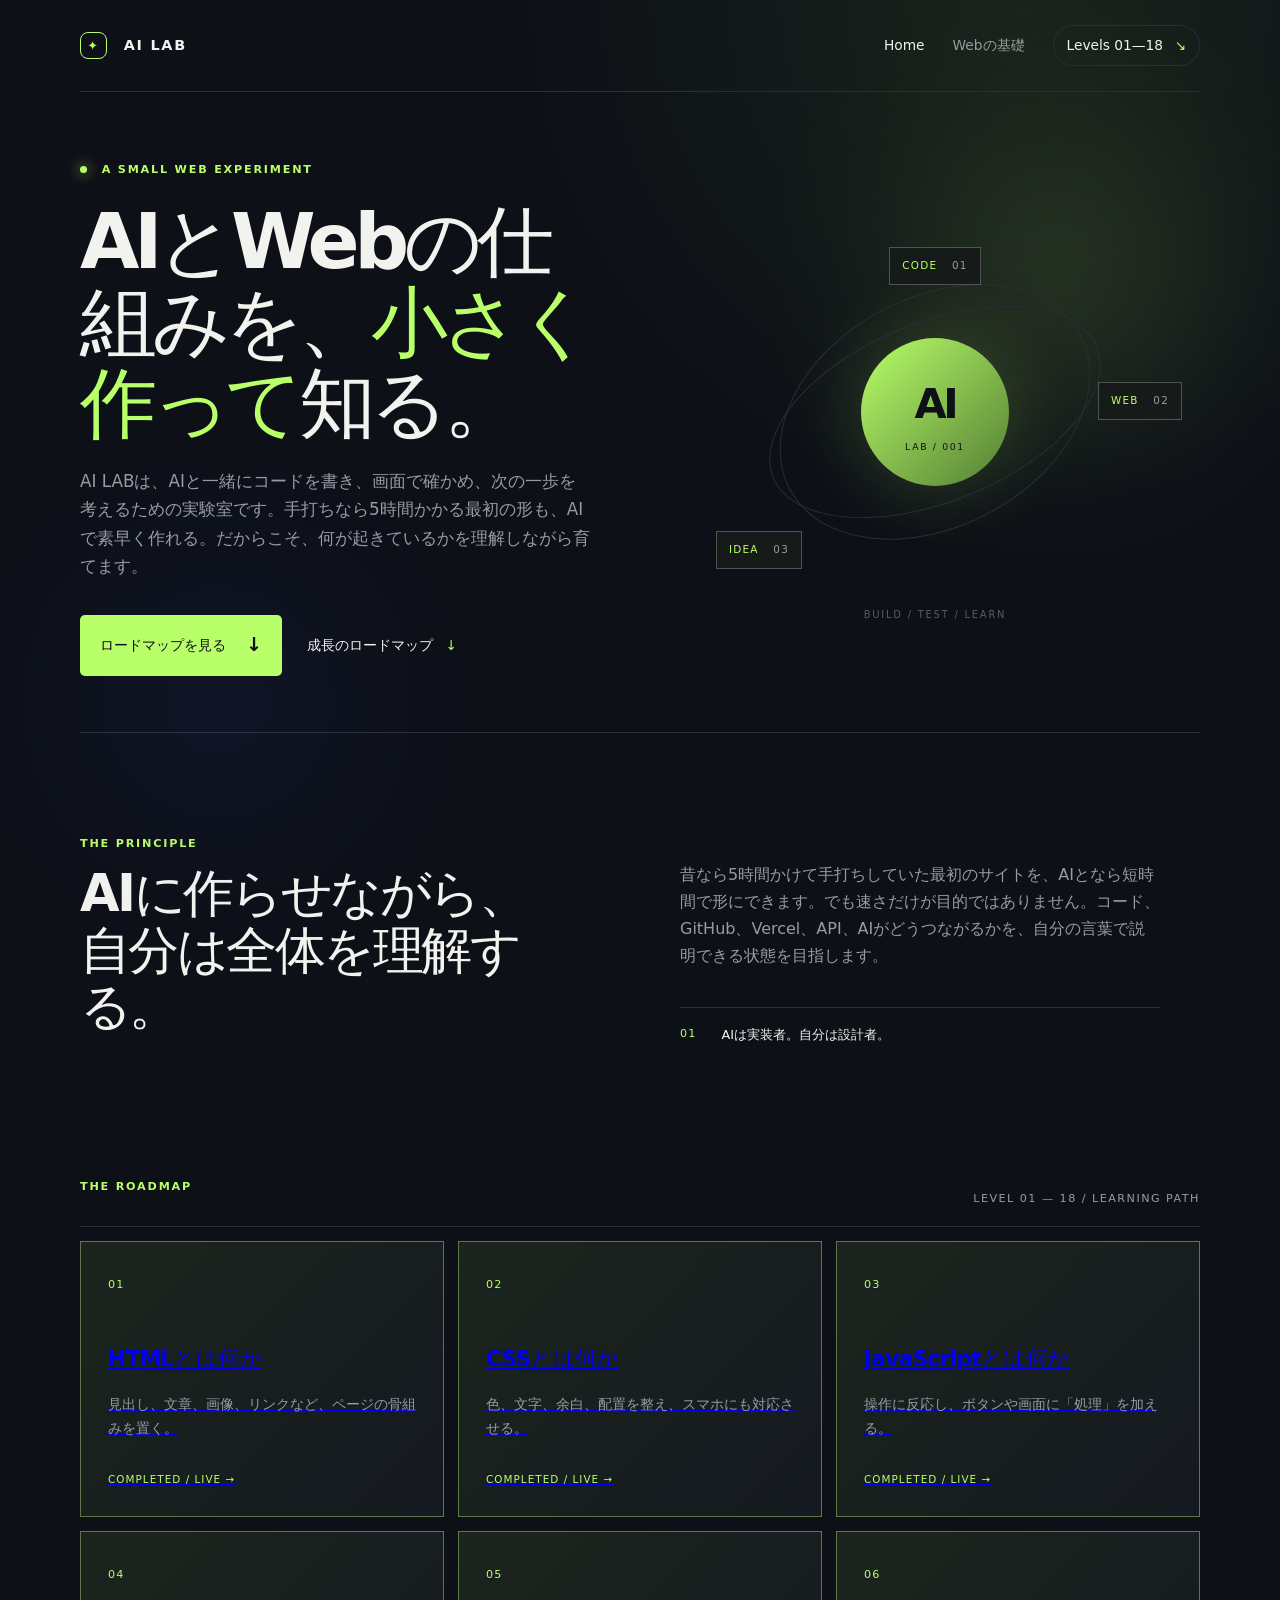
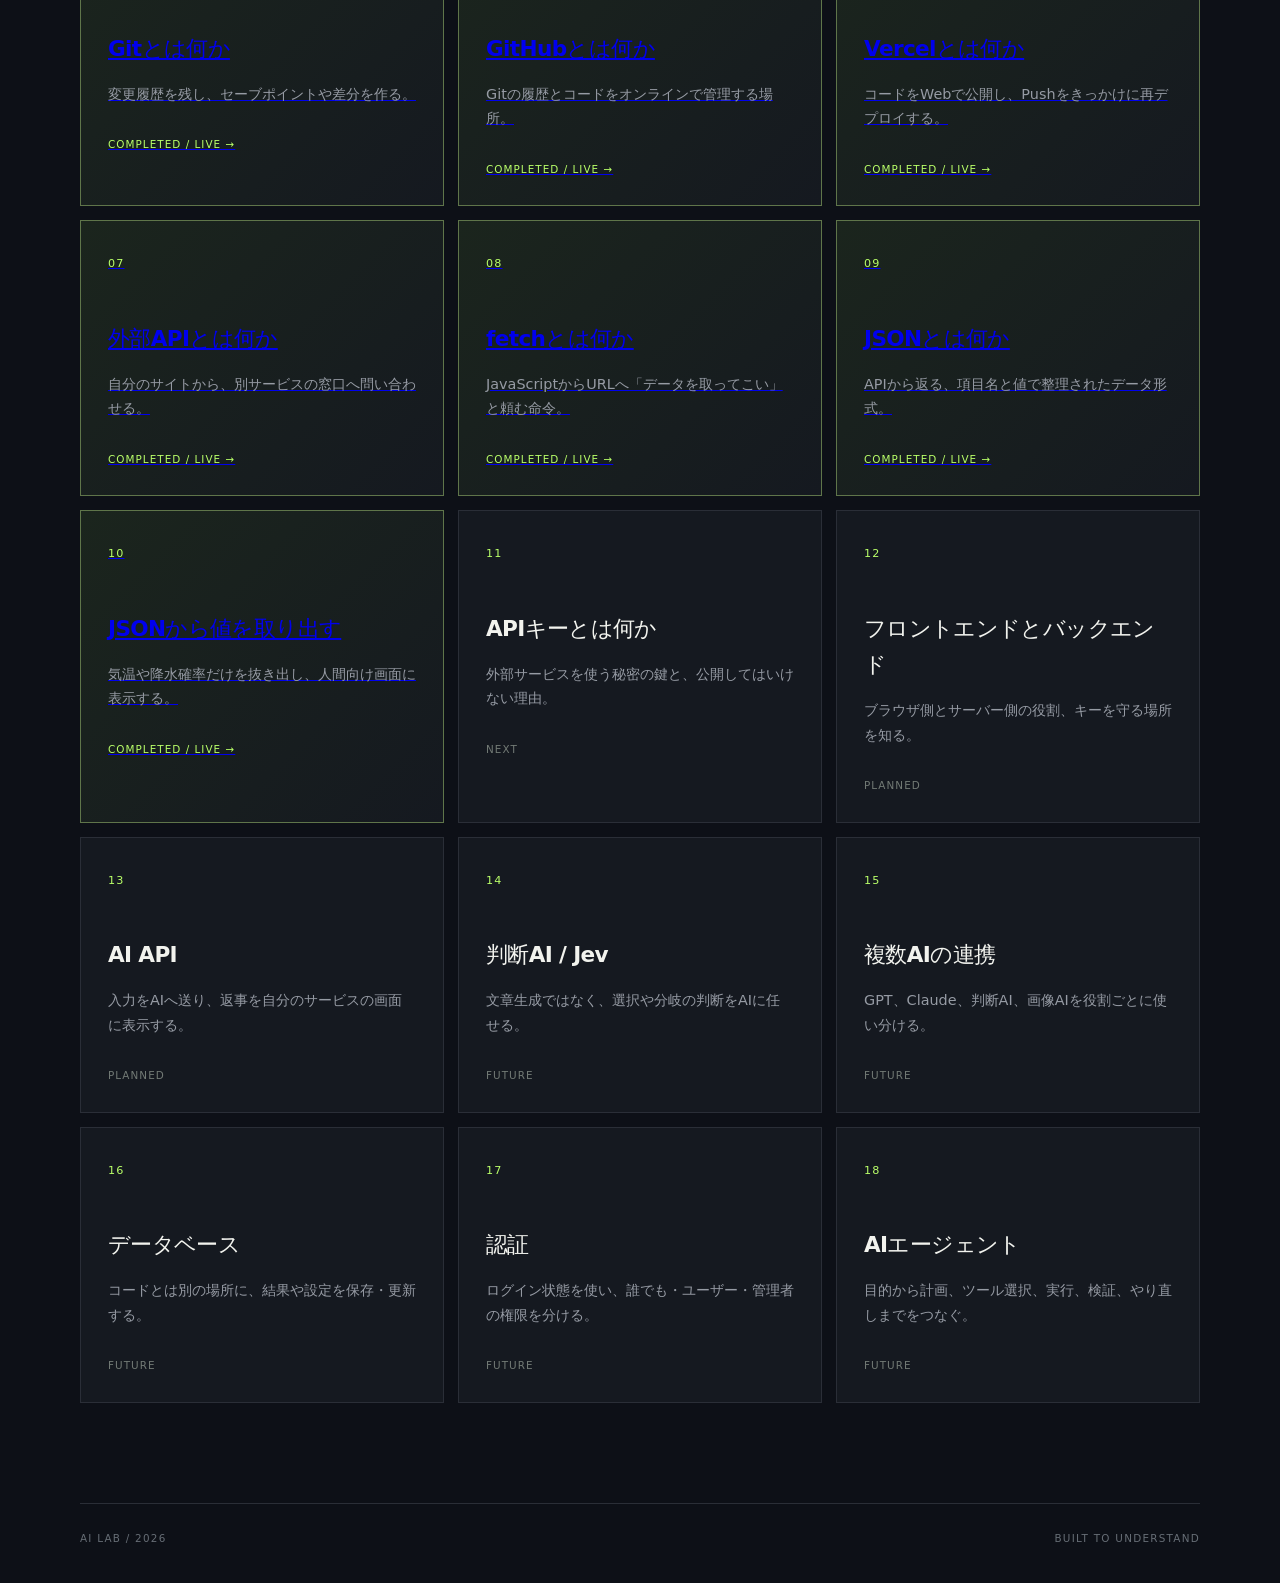
<file: index.html>
<!doctype html>
<html lang="ja">
  <head>
    <meta charset="UTF-8" />
    <meta name="viewport" content="width=device-width, initial-scale=1.0" />
    <meta name="description" content="AIとWebの仕組みを、小さく作って確かめる実験室。" />
    <title>AI LAB — 小さく作って、仕組みを知る</title>
    <link rel="icon" href="data:image/svg+xml,%3Csvg xmlns='http://www.w3.org/2000/svg' viewBox='0 0 64 64'%3E%3Crect width='64' height='64' rx='16' fill='%230d1017'/%3E%3Cpath d='M18 42V22h8l6 12 6-12h8v20h-6V31l-6 11h-4l-6-11v11z' fill='%23b9ff69'/%3E%3C/svg%3E" />
    <link rel="stylesheet" href="styles.css" />
  </head>
  <body>
    <div class="ambient ambient-one"></div>
    <div class="ambient ambient-two"></div>
    <header class="site-header container">
      <a class="brand" href="index.html" aria-label="AI LAB ホーム"><span class="brand-mark">✦</span> AI LAB</a>
      <nav class="nav" aria-label="メインナビゲーション">
        <a class="nav-link active" href="index.html">Home</a>
        <a class="nav-link" href="lab.html">Webの基礎</a>
        <a class="nav-link nav-cta" href="#roadmap">Levels 01—18 <span>↘</span></a>
      </nav>
    </header>

    <main>
      <section class="hero container">
        <div class="hero-copy">
          <p class="eyebrow"><span class="status-dot"></span> A SMALL WEB EXPERIMENT</p>
          <h1>AIとWebの仕組みを、<em>小さく作って</em>知る。</h1>
          <p class="hero-text">AI LABは、AIと一緒にコードを書き、画面で確かめ、次の一歩を考えるための実験室です。手打ちなら5時間かかる最初の形も、AIで素早く作れる。だからこそ、何が起きているかを理解しながら育てます。</p>
          <div class="hero-actions">
            <a class="button button-primary" href="#roadmap">ロードマップを見る <span>↓</span></a>
            <a class="text-link" href="#roadmap">成長のロードマップ <span>↓</span></a>
          </div>
        </div>
        <div class="hero-visual" aria-label="AI LABの構造を表す図">
          <div class="orbit orbit-a"></div><div class="orbit orbit-b"></div>
          <div class="core"><span>AI</span><small>LAB / 001</small></div>
          <div class="node node-top">CODE <b>01</b></div>
          <div class="node node-right">WEB <b>02</b></div>
          <div class="node node-bottom">IDEA <b>03</b></div>
          <div class="visual-label">BUILD / TEST / LEARN</div>
        </div>
      </section>

      <section class="principles container">
        <div class="section-intro"><p class="eyebrow">THE PRINCIPLE</p><h2>AIに作らせながら、<br />自分は全体を理解する。</h2></div>
        <div class="principle-copy"><p>昔なら5時間かけて手打ちしていた最初のサイトを、AIとなら短時間で形にできます。でも速さだけが目的ではありません。コード、GitHub、Vercel、API、AIがどうつながるかを、自分の言葉で説明できる状態を目指します。</p><div class="line-note"><span>01</span><span>AIは実装者。自分は設計者。</span></div></div>
      </section>

      <section id="roadmap" class="roadmap container">
        <div class="roadmap-heading"><p class="eyebrow">THE ROADMAP</p><span>LEVEL 01 — 18 / LEARNING PATH</span></div>
        <div class="roadmap-grid">
          <a class="roadmap-card active-card roadmap-link" href="lab.html#html"><span class="card-number">01</span><h3>HTMLとは何か</h3><p>見出し、文章、画像、リンクなど、ページの骨組みを置く。</p><span class="card-state">COMPLETED / LIVE →</span></a>
          <a class="roadmap-card active-card roadmap-link" href="lab.html#css"><span class="card-number">02</span><h3>CSSとは何か</h3><p>色、文字、余白、配置を整え、スマホにも対応させる。</p><span class="card-state">COMPLETED / LIVE →</span></a>
          <a class="roadmap-card active-card roadmap-link" href="lab.html#javascript"><span class="card-number">03</span><h3>JavaScriptとは何か</h3><p>操作に反応し、ボタンや画面に「処理」を加える。</p><span class="card-state">COMPLETED / LIVE →</span></a>
          <a class="roadmap-card active-card roadmap-link" href="lab.html#git"><span class="card-number">04</span><h3>Gitとは何か</h3><p>変更履歴を残し、セーブポイントや差分を作る。</p><span class="card-state">COMPLETED / LIVE →</span></a>
          <a class="roadmap-card active-card roadmap-link" href="lab.html#github"><span class="card-number">05</span><h3>GitHubとは何か</h3><p>Gitの履歴とコードをオンラインで管理する場所。</p><span class="card-state">COMPLETED / LIVE →</span></a>
          <a class="roadmap-card active-card roadmap-link" href="lab.html#vercel"><span class="card-number">06</span><h3>Vercelとは何か</h3><p>コードをWebで公開し、Pushをきっかけに再デプロイする。</p><span class="card-state">COMPLETED / LIVE →</span></a>
          <a class="roadmap-card active-card roadmap-link" href="weather.html#external-api"><span class="card-number">07</span><h3>外部APIとは何か</h3><p>自分のサイトから、別サービスの窓口へ問い合わせる。</p><span class="card-state">COMPLETED / LIVE →</span></a>
          <a class="roadmap-card active-card roadmap-link" href="weather.html#fetch"><span class="card-number">08</span><h3>fetchとは何か</h3><p>JavaScriptからURLへ「データを取ってこい」と頼む命令。</p><span class="card-state">COMPLETED / LIVE →</span></a>
          <a class="roadmap-card active-card roadmap-link" href="weather.html#json"><span class="card-number">09</span><h3>JSONとは何か</h3><p>APIから返る、項目名と値で整理されたデータ形式。</p><span class="card-state">COMPLETED / LIVE →</span></a>
          <a class="roadmap-card active-card roadmap-link" href="weather.html#extract"><span class="card-number">10</span><h3>JSONから値を取り出す</h3><p>気温や降水確率だけを抜き出し、人間向け画面に表示する。</p><span class="card-state">COMPLETED / LIVE →</span></a>
          <article class="roadmap-card future-card"><span class="card-number">11</span><h3>APIキーとは何か</h3><p>外部サービスを使う秘密の鍵と、公開してはいけない理由。</p><span class="card-state">NEXT</span></article>
          <article class="roadmap-card future-card"><span class="card-number">12</span><h3>フロントエンドとバックエンド</h3><p>ブラウザ側とサーバー側の役割、キーを守る場所を知る。</p><span class="card-state">PLANNED</span></article>
          <article class="roadmap-card future-card"><span class="card-number">13</span><h3>AI API</h3><p>入力をAIへ送り、返事を自分のサービスの画面に表示する。</p><span class="card-state">PLANNED</span></article>
          <article class="roadmap-card future-card"><span class="card-number">14</span><h3>判断AI / Jev</h3><p>文章生成ではなく、選択や分岐の判断をAIに任せる。</p><span class="card-state">FUTURE</span></article>
          <article class="roadmap-card future-card"><span class="card-number">15</span><h3>複数AIの連携</h3><p>GPT、Claude、判断AI、画像AIを役割ごとに使い分ける。</p><span class="card-state">FUTURE</span></article>
          <article class="roadmap-card future-card"><span class="card-number">16</span><h3>データベース</h3><p>コードとは別の場所に、結果や設定を保存・更新する。</p><span class="card-state">FUTURE</span></article>
          <article class="roadmap-card future-card"><span class="card-number">17</span><h3>認証</h3><p>ログイン状態を使い、誰でも・ユーザー・管理者の権限を分ける。</p><span class="card-state">FUTURE</span></article>
          <article class="roadmap-card future-card"><span class="card-number">18</span><h3>AIエージェント</h3><p>目的から計画、ツール選択、実行、検証、やり直しまでをつなぐ。</p><span class="card-state">FUTURE</span></article>
        </div>
      </section>
    </main>
    <footer class="site-footer container"><span>AI LAB / 2026</span><span>BUILT TO UNDERSTAND</span></footer>
  </body>
</html>
</file>
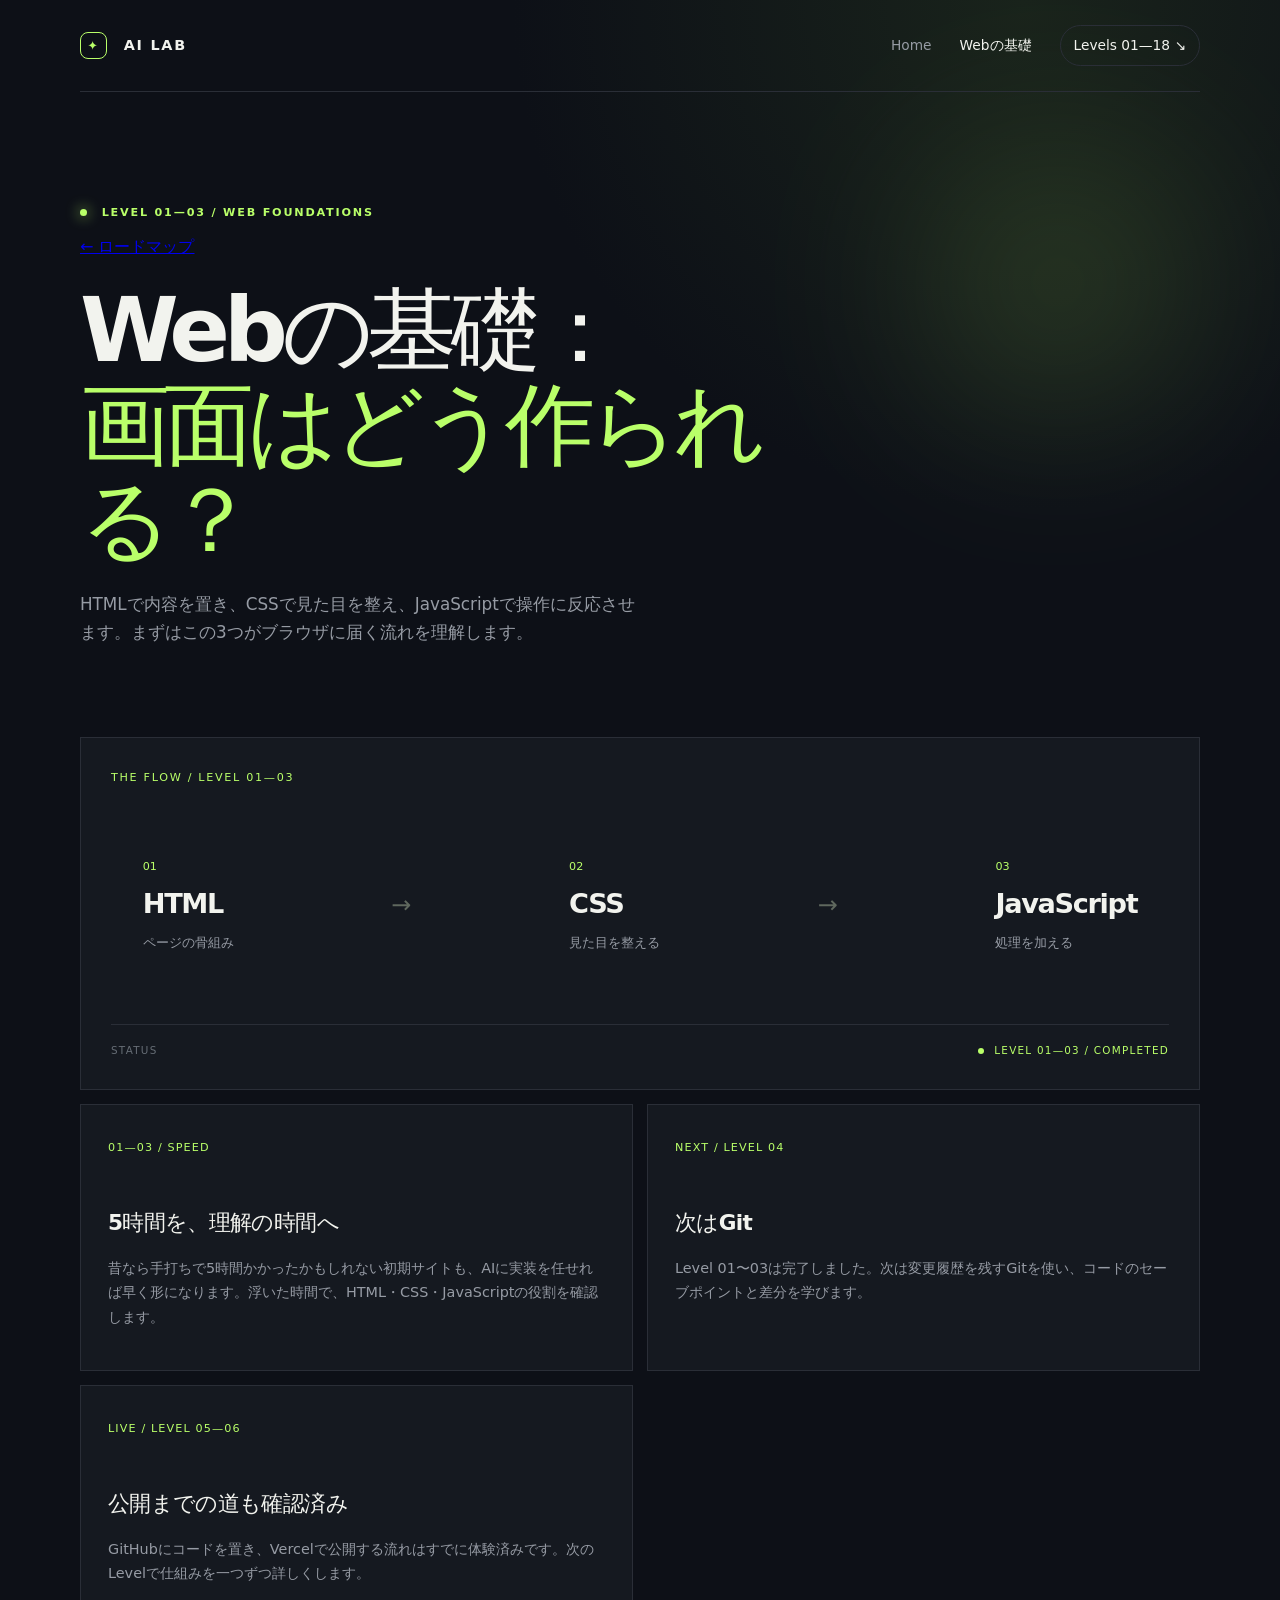
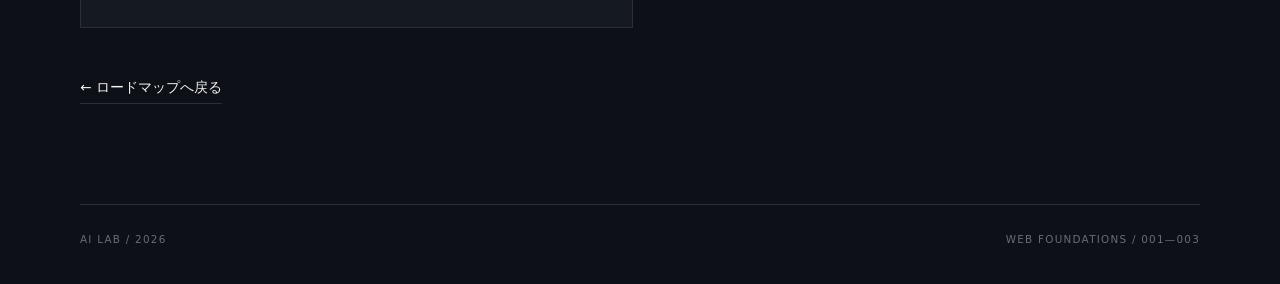
<file: lab.html>
<!doctype html>
<html lang="ja">
  <head><meta charset="UTF-8" /><meta name="viewport" content="width=device-width, initial-scale=1.0" /><meta name="description" content="HTML、CSS、JavaScriptの基礎を学ぶWeb Foundations。" /><title>Webの基礎 — AI LAB</title><link rel="stylesheet" href="styles.css" /></head>
  <body><div class="ambient ambient-one"></div><header class="site-header container"><a class="brand" href="index.html"><span class="brand-mark">✦</span> AI LAB</a><nav class="nav" aria-label="メインナビゲーション"><a class="nav-link" href="index.html">Home</a><a class="nav-link active" href="lab.html">Webの基礎</a><a class="nav-link nav-cta" href="index.html#roadmap">Levels 01—18 ↘</a></nav></header>
    <main class="lab-page container"><div class="page-heading"><p class="eyebrow"><span class="status-dot"></span> LEVEL 01—03 / WEB FOUNDATIONS</p><a class="roadmap-back" href="index.html#roadmap">← ロードマップ</a><h1>Webの基礎：<br /><em>画面はどう作られる？</em></h1><p>HTMLで内容を置き、CSSで見た目を整え、JavaScriptで操作に反応させます。まずはこの3つがブラウザに届く流れを理解します。</p></div>
      <section id="javascript" class="experiment-panel"><div class="panel-label">THE FLOW / LEVEL 01—03</div><div class="flow"><div id="html" class="flow-step"><span>01</span><strong>HTML</strong><small>ページの骨組み</small></div><div class="flow-arrow">→</div><div id="css" class="flow-step"><span>02</span><strong>CSS</strong><small>見た目を整える</small></div><div class="flow-arrow">→</div><div class="flow-step"><span>03</span><strong>JavaScript</strong><small>処理を加える</small></div></div><div class="panel-foot"><span>STATUS</span><strong><i></i> LEVEL 01—03 / COMPLETED</strong></div></section>
      <section class="note-grid"><article id="git" class="note-card"><span class="card-number">01—03 / SPEED</span><h2>5時間を、理解の時間へ</h2><p>昔なら手打ちで5時間かかったかもしれない初期サイトも、AIに実装を任せれば早く形になります。浮いた時間で、HTML・CSS・JavaScriptの役割を確認します。</p></article><article id="github" class="note-card"><span class="card-number">NEXT / LEVEL 04</span><h2>次はGit</h2><p>Level 01〜03は完了しました。次は変更履歴を残すGitを使い、コードのセーブポイントと差分を学びます。</p></article><article id="vercel" class="note-card"><span class="card-number">LIVE / LEVEL 05—06</span><h2>公開までの道も確認済み</h2><p>GitHubにコードを置き、Vercelで公開する流れはすでに体験済みです。次のLevelで仕組みを一つずつ詳しくします。</p></article></section><a class="back-link" href="index.html#roadmap">← ロードマップへ戻る</a></main><footer class="site-footer container"><span>AI LAB / 2026</span><span>WEB FOUNDATIONS / 001—003</span></footer></body>
</html>
</file>
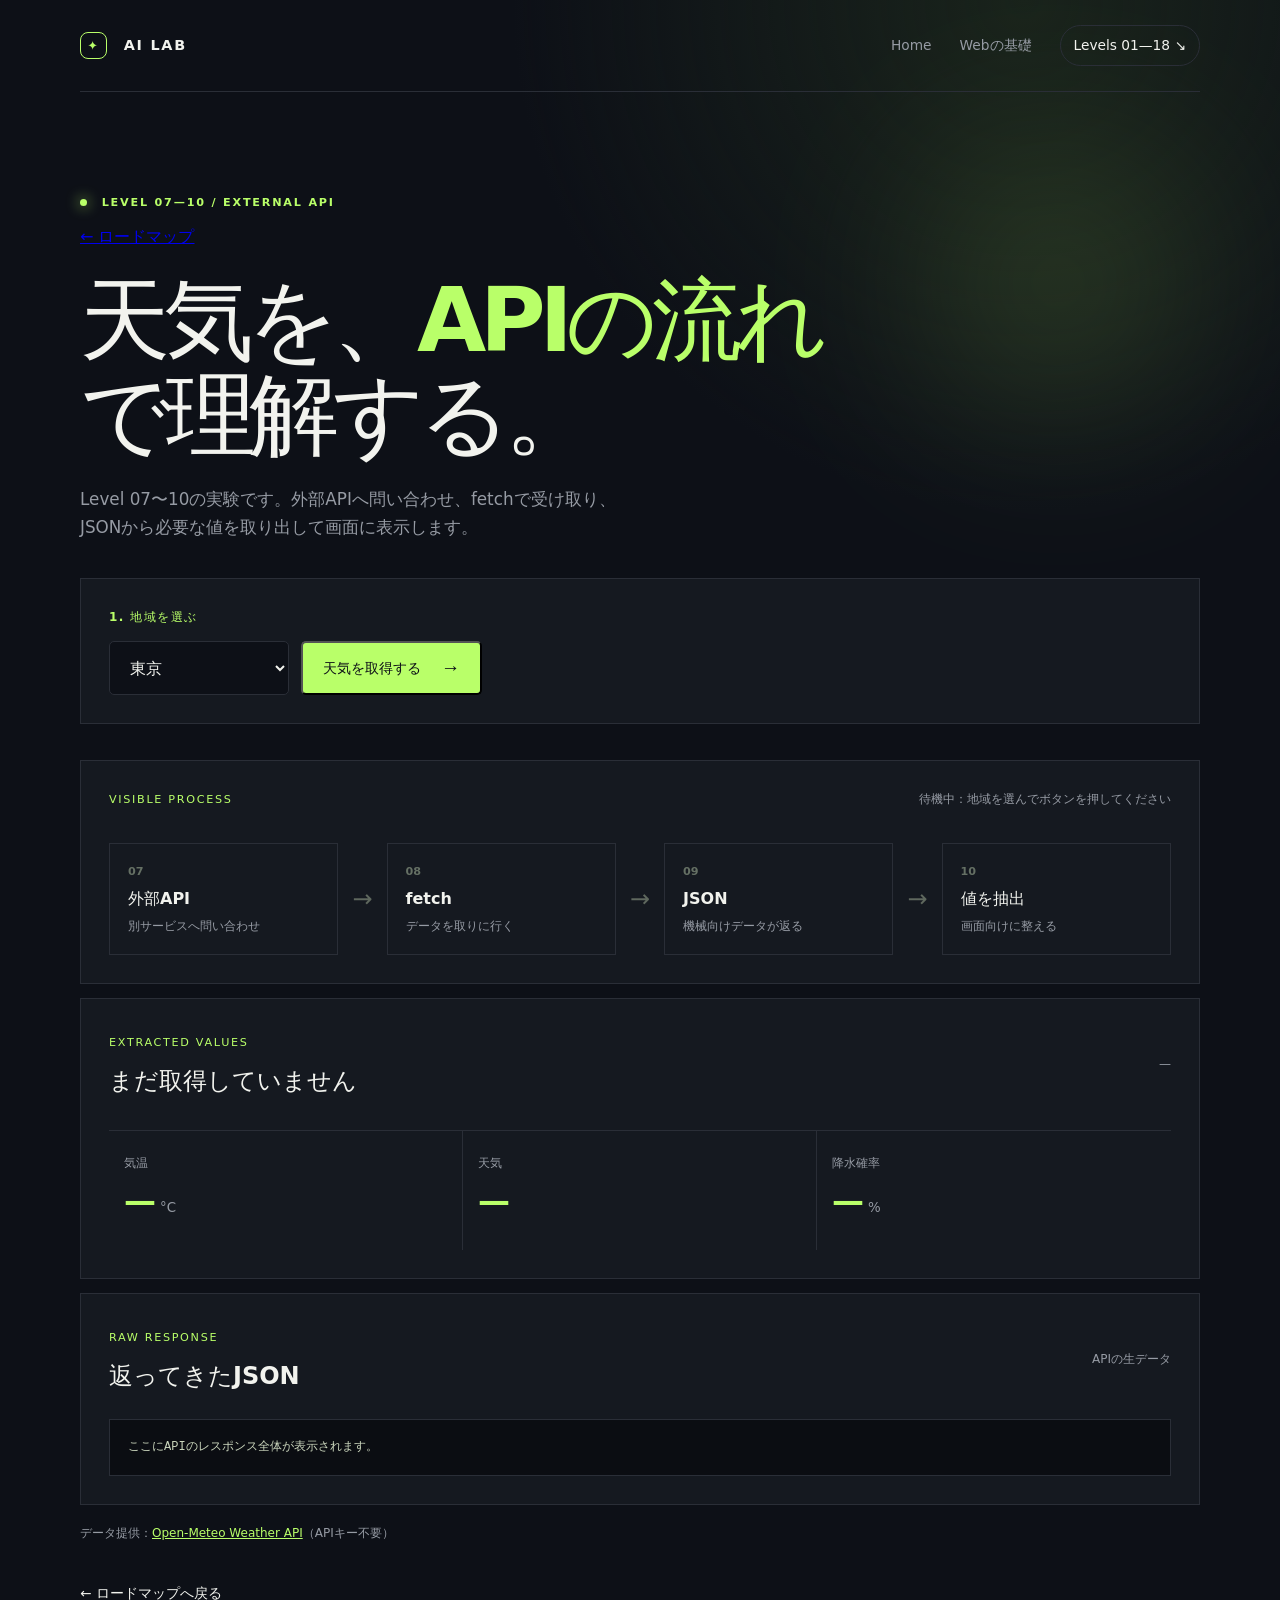
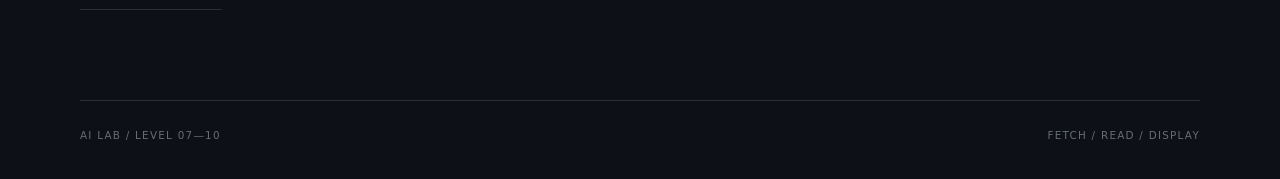
<file: weather.html>
<!doctype html>
<html lang="ja"><head><meta charset="UTF-8" /><meta name="viewport" content="width=device-width, initial-scale=1.0" /><meta name="description" content="外部APIから天気データを取得するLevel 07〜10の学習実験。" /><title>外部API実験 — AI LAB</title><link rel="stylesheet" href="styles.css" /></head>
<body><div class="ambient ambient-one"></div><header class="site-header container"><a class="brand" href="index.html"><span class="brand-mark">✦</span> AI LAB</a><nav class="nav"><a class="nav-link" href="index.html">Home</a><a class="nav-link" href="lab.html">Webの基礎</a><a class="nav-link nav-cta active" href="index.html#roadmap">Levels 01—18 ↘</a></nav></header>
<main class="weather-page container"><div class="page-heading"><p class="eyebrow"><span class="status-dot"></span> LEVEL 07—10 / EXTERNAL API</p><a class="roadmap-back" href="index.html#roadmap">← ロードマップ</a><h1>天気を、<em>APIの流れ</em>で理解する。</h1><p>Level 07〜10の実験です。外部APIへ問い合わせ、fetchで受け取り、JSONから必要な値を取り出して画面に表示します。</p></div><section id="external-api" class="weather-controls"><label for="city">1. 地域を選ぶ</label><div class="control-row"><select id="city"><option value="35.6762,139.6503,東京">東京</option><option value="34.6937,135.5023,大阪">大阪</option><option value="43.0618,141.3545,札幌">札幌</option><option value="35.0116,135.7681,京都">京都</option></select><button id="fetch-weather" class="button button-primary">天気を取得する <span>→</span></button></div></section><section id="fetch" class="api-flow"><div class="flow-title"><span class="panel-label">VISIBLE PROCESS</span><span id="process-status">待機中：地域を選んでボタンを押してください</span></div><div class="api-steps"><div class="api-step"><b>07</b><strong>外部API</strong><small>別サービスへ問い合わせ</small></div><div class="flow-arrow">→</div><div class="api-step"><b>08</b><strong>fetch</strong><small>データを取りに行く</small></div><div class="flow-arrow">→</div><div id="json" class="api-step"><b>09</b><strong>JSON</strong><small>機械向けデータが返る</small></div><div class="flow-arrow">→</div><div id="extract" class="api-step"><b>10</b><strong>値を抽出</strong><small>画面向けに整える</small></div></div></section><section class="weather-result"><div class="result-head"><div><span class="panel-label">EXTRACTED VALUES</span><h2 id="location-name">まだ取得していません</h2></div><span id="result-time">—</span></div><div class="weather-values"><div><span>気温</span><strong id="temperature">—</strong><small>°C</small></div><div><span>天気</span><strong id="weather-label">—</strong></div><div><span>降水確率</span><strong id="rain-chance">—</strong><small>%</small></div></div></section><section class="json-panel"><div class="result-head"><div><span class="panel-label">RAW RESPONSE</span><h2>返ってきたJSON</h2></div><span>APIの生データ</span></div><pre id="json-output">ここにAPIのレスポンス全体が表示されます。</pre></section><p class="api-credit">データ提供：<a href="https://open-meteo.com/en/docs" target="_blank" rel="noreferrer">Open-Meteo Weather API</a>（APIキー不要）</p><a class="back-link" href="index.html#roadmap">← ロードマップへ戻る</a></main><footer class="site-footer container"><span>AI LAB / LEVEL 07—10</span><span>FETCH / READ / DISPLAY</span></footer><script src="weather.js"></script></body></html>
</file>
<file: styles.css>
/* サイト全体の見た目を担当するファイル。色、余白、レイアウトはここで変更します。 */
:root{font-family:Inter,ui-sans-serif,system-ui,-apple-system,BlinkMacSystemFont,"Hiragino Sans",sans-serif;color:#f2f3ee;background:#0d1017;font-synthesis:none;--ink:#f2f3ee;--muted:#969ba4;--line:#2a2e37;--lime:#b9ff69;--panel:#151920}*{box-sizing:border-box}html{scroll-behavior:smooth}body{margin:0;min-width:320px;overflow-x:hidden;background:radial-gradient(circle at 80% 0%,#19231b 0,transparent 32rem),#0d1017;color:var(--ink);line-height:1.7}.container{width:min(1120px,calc(100% - 64px));margin:auto}.ambient{position:absolute;pointer-events:none;border-radius:50%;filter:blur(1px);opacity:.18}.ambient-one{width:240px;height:240px;right:8%;top:18%;background:#b9ff69;filter:blur(100px)}.ambient-two{width:180px;height:180px;left:10%;bottom:12%;background:#425dff;filter:blur(100px)}.site-header{height:92px;display:flex;align-items:center;justify-content:space-between;border-bottom:1px solid var(--line);position:relative;z-index:2}.brand{color:var(--ink);text-decoration:none;font-weight:750;letter-spacing:.12em;font-size:.9rem}.brand-mark{display:inline-grid;place-items:center;width:27px;height:27px;border:1px solid var(--lime);border-radius:8px;color:var(--lime);margin-right:10px;font-size:.8rem}.nav{display:flex;gap:28px;align-items:center}.nav-link{color:var(--muted);text-decoration:none;font-size:.86rem}.nav-link:hover,.nav-link.active{color:var(--ink)}.nav-cta{border:1px solid var(--line);padding:8px 13px;border-radius:99px;color:var(--ink)}.nav-cta span{color:var(--lime);margin-left:7px}.hero{min-height:640px;display:grid;grid-template-columns:1fr 1fr;gap:60px;align-items:center;position:relative}.eyebrow{color:var(--lime);font-size:.7rem;letter-spacing:.16em;font-weight:700}.status-dot{display:inline-block;width:7px;height:7px;background:var(--lime);border-radius:50%;box-shadow:0 0 14px var(--lime);margin-right:9px}.hero h1,.page-heading h1{font-size:clamp(3rem,6vw,5.8rem);line-height:1.06;letter-spacing:-.07em;margin:22px 0}.hero h1 em,.page-heading h1 em{font-style:normal;color:var(--lime)}.hero-text{max-width:510px;color:var(--muted);font-size:1.05rem}.hero-actions{display:flex;gap:25px;align-items:center;margin-top:34px}.button{display:inline-flex;gap:20px;align-items:center;text-decoration:none;border-radius:5px;padding:14px 20px;font-weight:700;font-size:.9rem}.button-primary{background:var(--lime);color:#0d1017}.button-primary span{font-size:1.2rem}.text-link,.back-link{color:var(--ink);text-decoration:none;font-size:.85rem}.text-link span{color:var(--lime);margin-left:8px}.hero-visual{height:440px;position:relative;display:grid;place-items:center}.orbit{position:absolute;border:1px solid var(--line);border-radius:50%;transform:rotate(-22deg)}.orbit-a{width:350px;height:180px}.orbit-b{width:230px;height:330px;transform:rotate(62deg)}.core{width:148px;height:148px;border-radius:50%;background:linear-gradient(135deg,#b9ff69,#547e34);color:#0d1017;display:grid;place-content:center;text-align:center;box-shadow:0 0 80px #b9ff6933}.core span{font-size:2.6rem;font-weight:800;letter-spacing:-.08em}.core small{font-size:.58rem;letter-spacing:.18em}.node{position:absolute;border:1px solid #4e554e;background:#161b19;color:var(--lime);padding:9px 12px;font-size:.65rem;letter-spacing:.12em}.node b{color:var(--muted);font-weight:400;margin-left:10px}.node-top{top:55px}.node-right{right:18px;top:190px}.node-bottom{bottom:63px;left:46px}.visual-label{position:absolute;bottom:8px;color:#555c63;font-size:.62rem;letter-spacing:.18em}.principles{border-top:1px solid var(--line);display:grid;grid-template-columns:1fr 1fr;gap:80px;padding-top:90px;padding-bottom:120px}.section-intro h2{font-size:clamp(2rem,4vw,3.7rem);line-height:1.1;letter-spacing:-.05em;margin:12px 0}.principle-copy{align-self:end;color:var(--muted);max-width:480px}.line-note{border-top:1px solid var(--line);margin-top:38px;padding-top:16px;display:flex;gap:25px;color:var(--ink);font-size:.8rem}.line-note span:first-child,.card-number{color:var(--lime);letter-spacing:.1em;font-size:.7rem}.roadmap{padding-bottom:100px}.roadmap-heading{display:flex;justify-content:space-between;align-items:end;border-bottom:1px solid var(--line);padding-bottom:18px}.roadmap-heading span{color:var(--muted);font-size:.7rem;letter-spacing:.13em}.roadmap-grid{display:grid;grid-template-columns:repeat(3,1fr);gap:14px;margin-top:14px}.roadmap-card,.note-card{background:var(--panel);border:1px solid var(--line);padding:27px;min-height:245px}.active-card{border-color:#5f754a;background:linear-gradient(135deg,#1b251d,#151920)}.roadmap-card h3,.note-card h2{font-size:1.35rem;letter-spacing:-.03em;margin:45px 0 12px}.roadmap-card p,.note-card p{color:var(--muted);font-size:.9rem}.card-state{display:block;margin-top:30px;color:#727a75;font-size:.65rem;letter-spacing:.1em}.active-card .card-state{color:var(--lime)}.site-footer{border-top:1px solid var(--line);padding:26px 0 35px;display:flex;justify-content:space-between;color:#666d75;font-size:.65rem;letter-spacing:.12em}.lab-page{padding:100px 0}.page-heading{max-width:750px}.page-heading h1{font-size:clamp(3rem,7vw,6.5rem)}.page-heading>p:last-child{color:var(--muted);max-width:560px;font-size:1.05rem}.experiment-panel{border:1px solid var(--line);background:var(--panel);margin-top:90px;padding:30px}.panel-label{color:var(--lime);font-size:.7rem;letter-spacing:.15em}.flow{display:flex;align-items:center;justify-content:space-between;padding:70px 3%}.flow-step{display:flex;flex-direction:column;gap:5px}.flow-step span{color:var(--lime);font-size:.7rem}.flow-step strong{font-size:1.7rem;letter-spacing:-.05em}.flow-step small{color:var(--muted);font-size:.8rem}.flow-arrow{color:#5f685e;font-size:1.5rem}.panel-foot{border-top:1px solid var(--line);padding-top:17px;display:flex;justify-content:space-between;color:#666d75;font-size:.65rem;letter-spacing:.12em}.panel-foot strong{color:var(--lime);font-weight:500}.panel-foot i{display:inline-block;width:6px;height:6px;border-radius:50%;background:var(--lime);margin-right:6px}.note-grid{display:grid;grid-template-columns:1fr 1fr;gap:14px;margin:14px 0 45px}.note-card{min-height:220px}.back-link{display:inline-block;border-bottom:1px solid var(--line);padding-bottom:4px}.back-link:hover{color:var(--lime)}code{color:var(--lime);font-size:.85em}
@media(max-width:720px){.container{width:min(100% - 36px,1120px)}.site-header{height:76px}.nav{gap:12px}.nav-link{font-size:.72rem}.nav-cta{padding:6px 9px}.hero{display:block;min-height:auto;padding:85px 0 70px}.hero h1{font-size:clamp(3rem,14vw,4.8rem)}.hero-visual{height:340px;margin-top:25px}.orbit-a{width:270px;height:140px}.orbit-b{width:180px;height:270px}.core{width:115px;height:115px}.core span{font-size:2rem}.principles{display:block;padding-top:65px;padding-bottom:75px}.principle-copy{margin-top:45px}.roadmap-grid,.note-grid{grid-template-columns:1fr}.roadmap-card{min-height:210px}.flow{padding:40px 0;gap:10px}.flow-arrow{font-size:1rem}.flow-step strong{font-size:1rem}.flow-step small{font-size:.65rem}.experiment-panel{margin-top:60px;padding:20px}.lab-page{padding:70px 0}.page-heading h1{font-size:clamp(3rem,14vw,5rem)}.site-footer{font-size:.58rem}}
</file>
